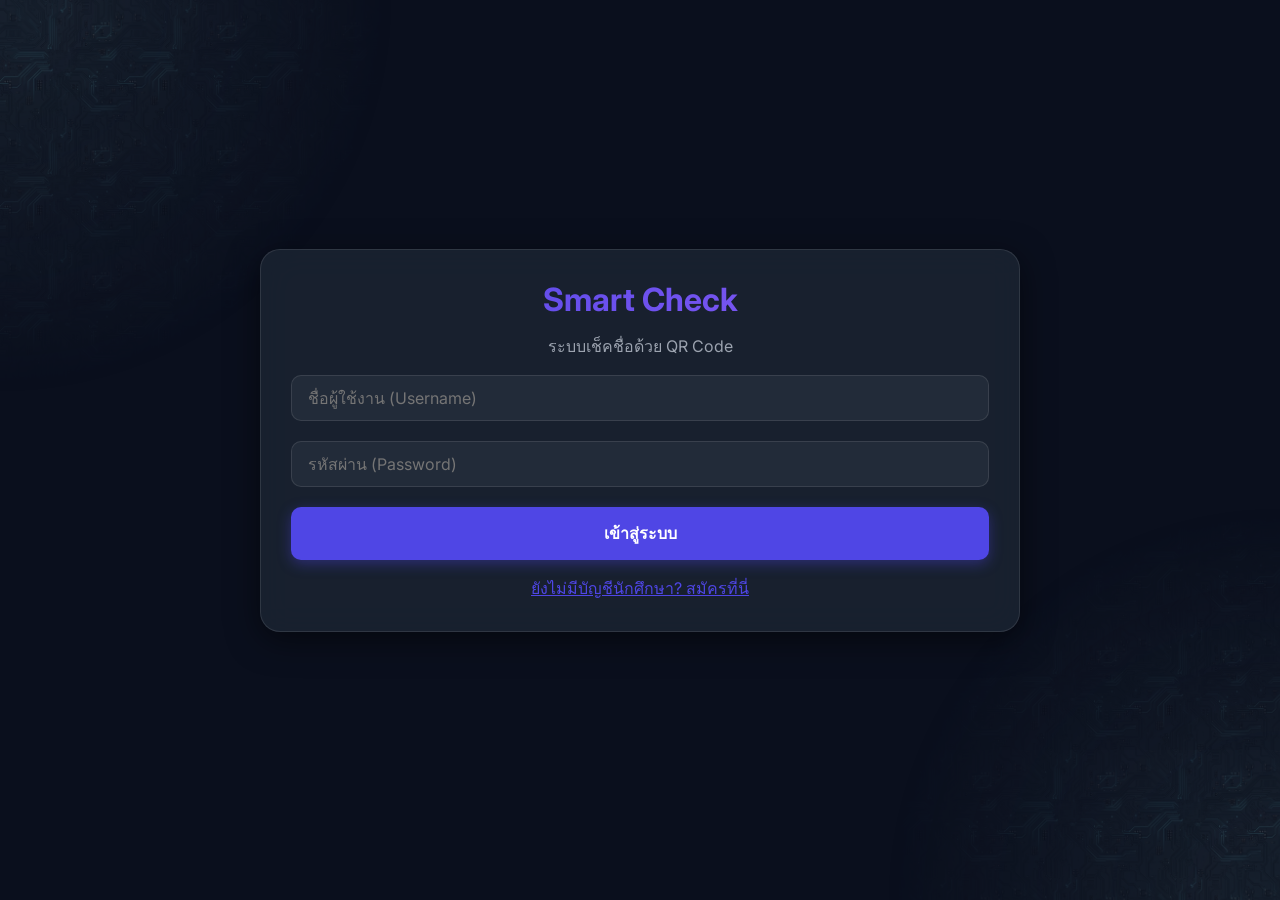
<file: login.html>
<!DOCTYPE html>
<html lang="th">
<head>
  <meta charset="UTF-8">
  <meta name="viewport" content="width=device-width, initial-scale=1.0, maximum-scale=1.0, user-scalable=no">
  <title>ระบบเช็คชื่อเข้าชั้นเรียน</title>
  <link href="https://fonts.googleapis.com/css2?family=Inter:wght@400;500;600;700&display=swap" rel="stylesheet">
  <link rel="stylesheet" href="assets/css/style.css">
</head>
<body>
  <div class="container" style="justify-content: center;">
    <div class="glass-card text-center">
      <h1>Smart Check</h1>
      <p class="mb-4" style="color: var(--text-muted)">ระบบเช็คชื่อด้วย QR Code</p>
      
      <div id="login-form">
        <form onsubmit="handleLogin(event)">
          <div class="form-group">
            <input type="text" id="l-username" placeholder="ชื่อผู้ใช้งาน (Username)" required>
          </div>
          <div class="form-group">
            <input type="password" id="l-password" placeholder="รหัสผ่าน (Password)" required>
          </div>
          <button type="submit" id="login-btn">เข้าสู่ระบบ</button>
        </form>
        <p class="mt-4"><a href="#" onclick="toggleForm()" style="color: var(--primary);">ยังไม่มีบัญชีนักศึกษา? สมัครที่นี่</a></p>
      </div>

      <div id="register-form" class="d-none">
        <form onsubmit="handleRegister(event)">
          <div class="form-group" style="margin-bottom: 15px;">
            <select id="r-role" onchange="toggleRole()" style="width: 100%; padding: 12px; border: 1px solid var(--border); border-radius: 8px; font-size: 1rem; outline: none; background: rgba(255, 255, 255, 0.9);">
              <option value="student">สมัครเป็นนักศึกษา</option>
              <option value="teacher">สมัครเป็นอาจารย์</option>
            </select>
          </div>
          <div class="form-group" style="display: flex; gap: 10px;">
            <input type="text" id="r-firstname" placeholder="ชื่อ" required style="flex: 1;">
            <input type="text" id="r-lastname" placeholder="นามสกุล" required style="flex: 1;">
          </div>
          <div class="form-group">
            <input type="text" id="r-username" placeholder="รหัสนักศึกษา (Username)" required>
          </div>
          <div class="form-group" style="display: flex; gap: 10px;" id="major-year-group">
            <input type="text" id="r-major" placeholder="สาขาวิชา" required style="flex: 2;">
            <input type="number" id="r-year" placeholder="ชั้นปี" required style="flex: 1;" min="1" max="8">
          </div>
          <div class="form-group d-none" id="secret-group">
            <input type="password" id="r-secret" placeholder="รหัสลับสำหรับอาจารย์ (Secret Code)">
          </div>
          <div class="form-group">
            <input type="password" id="r-password" placeholder="รหัสผ่าน (Password)" required>
          </div>
          <button type="submit" id="register-btn">สมัครสมาชิก</button>
        </form>
        <p class="mt-4"><a href="#" onclick="toggleForm()" style="color: var(--primary);">มีบัญชีอยู่แล้ว? เข้าสู่ระบบ</a></p>
      </div>
    </div>
  </div>

  <script src="assets/js/app.js"></script>
  <script>
    if (!checkLineBrowser()) {
      checkAuth();
    }

    function toggleForm() {
      document.getElementById('login-form').classList.toggle('d-none');
      document.getElementById('register-form').classList.toggle('d-none');
    }

    async function handleLogin(e) {
      e.preventDefault();
      const btn = document.getElementById('login-btn');
      btn.innerHTML = '<div class="loader"></div>';
      
      const res = await apiCall('auth.php', 'login', 'POST', {
        username: document.getElementById('l-username').value,
        password: document.getElementById('l-password').value
      });
      
      btn.innerHTML = 'เข้าสู่ระบบ';
      if (res.success) {
        const urlParams = new URLSearchParams(window.location.search);
        const redirect = urlParams.get('redirect');
        if (redirect) {
          window.location.href = decodeURIComponent(redirect);
        } else {
          if (res.data.role === 'superadmin') window.location.href = 'superadmin.html';
          else if (res.data.role === 'teacher') window.location.href = 'teacher.html';
          else window.location.href = 'student.html';
        }
      } else {
        showToast(res.message);
      }
    }

    async function handleRegister(e) {
      e.preventDefault();
      const btn = document.getElementById('register-btn');
      btn.innerHTML = '<div class="loader"></div>';
      
      const res = await apiCall('auth.php', 'register', 'POST', {
        role: document.getElementById('r-role').value,
        firstname: document.getElementById('r-firstname').value,
        lastname: document.getElementById('r-lastname').value,
        major: document.getElementById('r-major').value,
        year: document.getElementById('r-year').value,
        username: document.getElementById('r-username').value,
        password: document.getElementById('r-password').value,
        secret: document.getElementById('r-secret').value
      });
      
      btn.innerHTML = 'สมัครสมาชิก';
      if (res.success) {
        const urlParams = new URLSearchParams(window.location.search);
        const redirect = urlParams.get('redirect');
        if (redirect) {
          window.location.href = decodeURIComponent(redirect);
        } else {
          window.location.href = 'student.html';
        }
      } else {
        showToast(res.message);
      }
    }
  </script>
</body>
</html>
</file>
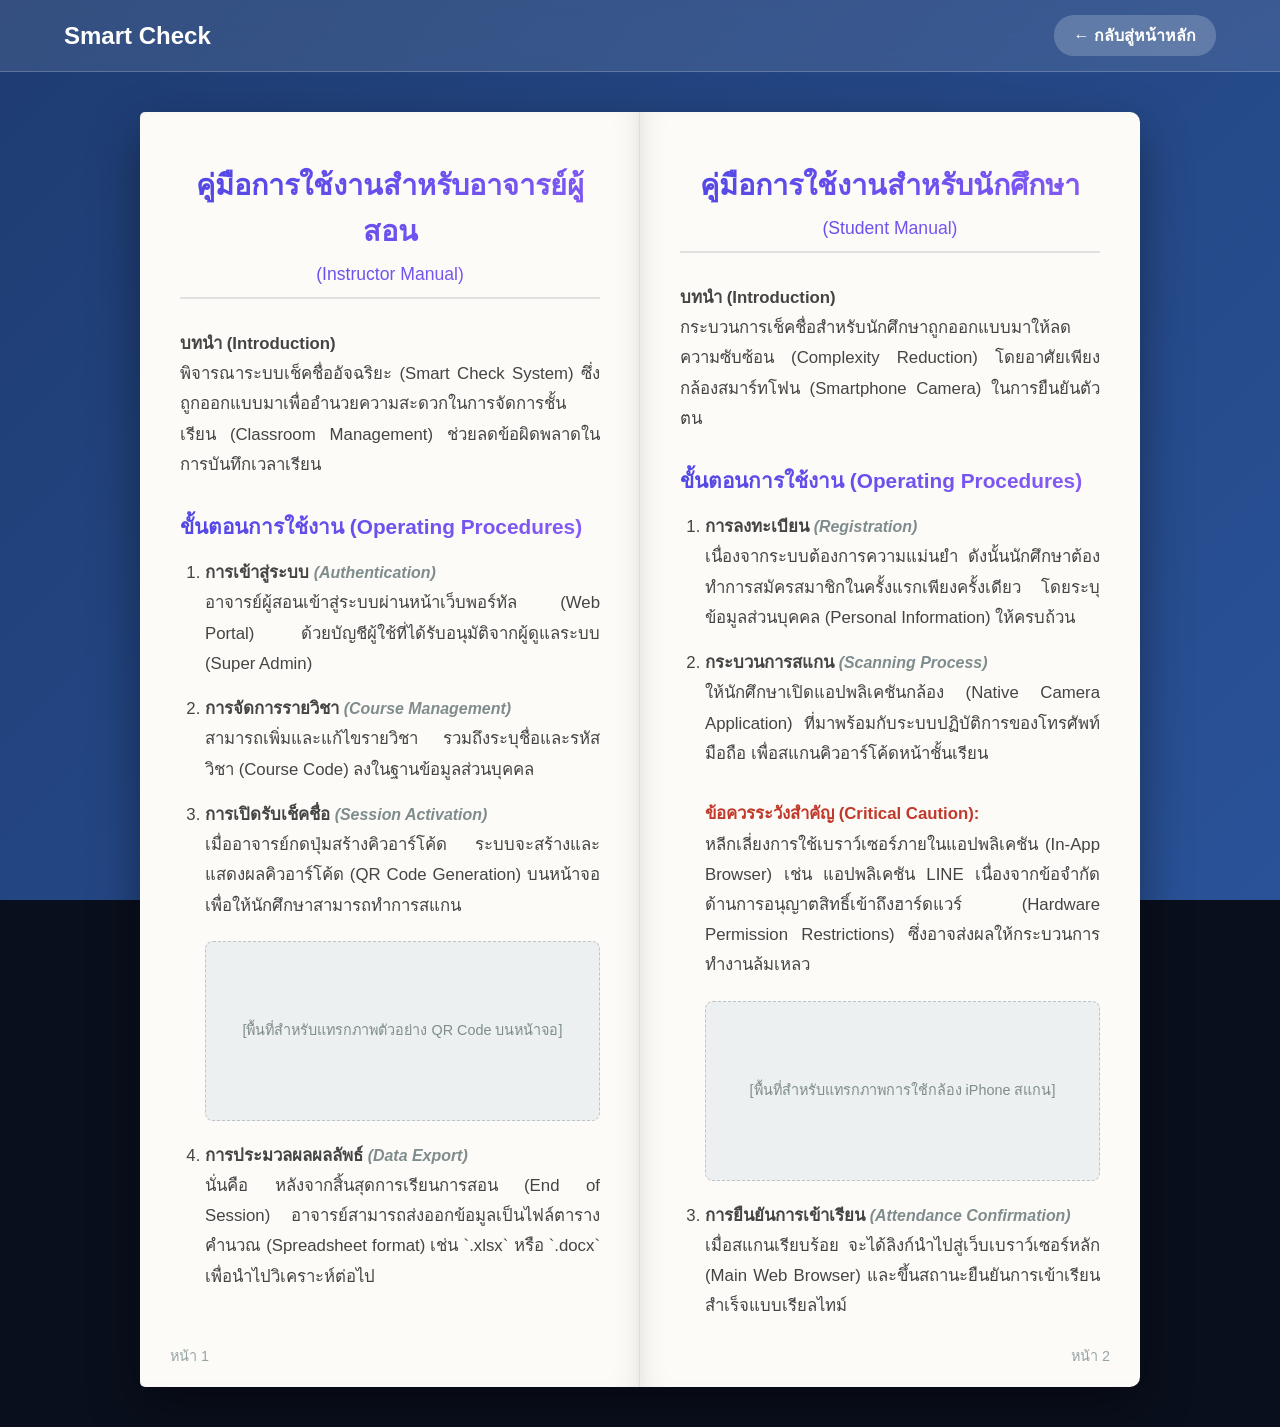
<file: manual.html>
<!DOCTYPE html>
<html lang="th">
<head>
  <meta charset="UTF-8">
  <meta name="viewport" content="width=device-width, initial-scale=1.0, maximum-scale=1.0, user-scalable=no">
  <title>คู่มือการใช้งาน (E-Pocket Book) - Smart Check</title>
  <link href="https://fonts.googleapis.com/css2?family=Sarabun:wght@400;500;600;700&display=swap" rel="stylesheet">
  <link rel="stylesheet" href="assets/css/style.css">
  <style>
    /* Pocket Book UI */
    body {
      background: linear-gradient(135deg, #1e3c72 0%, #2a5298 100%);
      background-attachment: fixed;
      font-family: 'Sarabun', sans-serif; /* Academic font style */
      margin: 0;
      padding: 0;
      min-height: 100vh;
      display: flex;
      flex-direction: column;
    }
    
    .navbar {
      background: rgba(255, 255, 255, 0.1);
      backdrop-filter: blur(15px);
      border-bottom: 1px solid rgba(255, 255, 255, 0.2);
      padding: 15px 5%;
      display: flex;
      justify-content: space-between;
      align-items: center;
    }
    .nav-brand {
      font-size: 1.5rem;
      font-weight: 700;
      color: white;
      text-decoration: none;
      font-family: 'Inter', sans-serif;
    }
    .btn-back {
      background: rgba(255,255,255,0.2);
      color: white;
      padding: 8px 20px;
      border-radius: 20px;
      text-decoration: none;
      font-weight: 600;
      transition: background 0.3s;
    }
    .btn-back:hover {
      background: rgba(255,255,255,0.4);
    }

    .book-container {
      flex: 1;
      display: flex;
      justify-content: center;
      align-items: center;
      padding: 40px 20px;
      perspective: 1500px;
    }

    .book {
      display: flex;
      width: 100%;
      max-width: 1000px;
      background: #fdfbf7;
      border-radius: 5px 15px 15px 5px;
      box-shadow: inset 0 0 40px rgba(0,0,0,0.05),
                  0 20px 50px rgba(0,0,0,0.4);
      position: relative;
    }
    
    /* Spine of the book */
    .book::before {
      content: '';
      position: absolute;
      top: 0; left: 50%; bottom: 0;
      width: 2px;
      background: linear-gradient(to right, rgba(0,0,0,0.1), rgba(0,0,0,0.05), rgba(255,255,255,0.5));
      transform: translateX(-50%);
      z-index: 10;
      box-shadow: 0 0 10px rgba(0,0,0,0.1);
    }

    .page {
      flex: 1;
      padding: 50px 40px;
      position: relative;
      background: #fdfbf7;
    }
    
    /* Left Page styling */
    .page.left {
      border-radius: 10px 0 0 10px;
      box-shadow: inset -20px 0 30px -20px rgba(0,0,0,0.1);
    }
    /* Right Page styling */
    .page.right {
      border-radius: 0 10px 10px 0;
      box-shadow: inset 20px 0 30px -20px rgba(0,0,0,0.1);
    }

    /* Typography */
    h1 {
      font-size: 1.8rem;
      color: #2c3e50;
      text-align: center;
      margin-bottom: 30px;
      font-weight: 700;
      border-bottom: 2px solid #e0e0e0;
      padding-bottom: 10px;
    }
    h2 {
      font-size: 1.3rem;
      color: #34495e;
      margin-top: 30px;
      margin-bottom: 15px;
      font-weight: 600;
    }
    p, li {
      font-size: 1.05rem;
      color: #444;
      line-height: 1.8;
      text-align: justify;
    }
    ol {
      padding-left: 25px;
    }
    li {
      margin-bottom: 15px;
    }
    
    .academic-term {
      color: #7f8c8d;
      font-style: italic;
      font-size: 0.95em;
    }

    .page-number {
      position: absolute;
      bottom: 20px;
      color: #95a5a6;
      font-size: 0.9rem;
    }
    .page.left .page-number { left: 30px; }
    .page.right .page-number { right: 30px; }

    .image-placeholder {
      width: 100%;
      height: 180px;
      background: #ecf0f1;
      border: 1px dashed #bdc3c7;
      display: flex;
      align-items: center;
      justify-content: center;
      color: #7f8c8d;
      margin: 20px 0;
      border-radius: 8px;
      font-size: 0.9rem;
    }

    @media (max-width: 800px) {
      .book {
        flex-direction: column;
        border-radius: 10px;
      }
      .book::before {
        display: none;
      }
      .page.left, .page.right {
        border-radius: 10px;
        box-shadow: none;
        padding: 30px 20px;
      }
      .page.left {
        border-bottom: 1px dashed #ccc;
      }
      .page-number {
        position: static;
        text-align: center;
        margin-top: 20px;
        display: block;
      }
    }
  </style>
</head>
<body>

  <!-- Navbar -->
  <nav class="navbar">
    <a href="index.html" class="nav-brand">Smart Check</a>
    <a href="index.html" class="btn-back">← กลับสู่หน้าหลัก</a>
  </nav>

  <!-- Pocket Book Container -->
  <div class="book-container">
    <div class="book">
      
      <!-- Left Page: Teacher Manual -->
      <div class="page left">
        <h1>คู่มือการใช้งานสำหรับอาจารย์ผู้สอน<br><span style="font-size: 1.1rem; color: #7f8c8d; font-weight: normal;">(Instructor Manual)</span></h1>
        
        <p>
          <strong>บทนำ (Introduction)</strong><br>
          พิจารณาระบบเช็คชื่ออัจฉริยะ (Smart Check System) ซึ่งถูกออกแบบมาเพื่ออำนวยความสะดวกในการจัดการชั้นเรียน (Classroom Management) ช่วยลดข้อผิดพลาดในการบันทึกเวลาเรียน
        </p>

        <h2>ขั้นตอนการใช้งาน (Operating Procedures)</h2>
        <ol>
          <li>
            <strong>การเข้าสู่ระบบ <span class="academic-term">(Authentication)</span></strong><br>
            อาจารย์ผู้สอนเข้าสู่ระบบผ่านหน้าเว็บพอร์ทัล (Web Portal) ด้วยบัญชีผู้ใช้ที่ได้รับอนุมัติจากผู้ดูแลระบบ (Super Admin)
          </li>
          <li>
            <strong>การจัดการรายวิชา <span class="academic-term">(Course Management)</span></strong><br>
            สามารถเพิ่มและแก้ไขรายวิชา รวมถึงระบุชื่อและรหัสวิชา (Course Code) ลงในฐานข้อมูลส่วนบุคคล 
          </li>
          <li>
            <strong>การเปิดรับเช็คชื่อ <span class="academic-term">(Session Activation)</span></strong><br>
            เมื่ออาจารย์กดปุ่มสร้างคิวอาร์โค้ด ระบบจะสร้างและแสดงผลคิวอาร์โค้ด (QR Code Generation) บนหน้าจอ เพื่อให้นักศึกษาสามารถทำการสแกน
            <div class="image-placeholder">
              [พื้นที่สำหรับแทรกภาพตัวอย่าง QR Code บนหน้าจอ]
            </div>
          </li>
          <li>
            <strong>การประมวลผลผลลัพธ์ <span class="academic-term">(Data Export)</span></strong><br>
            นั่นคือ หลังจากสิ้นสุดการเรียนการสอน (End of Session) อาจารย์สามารถส่งออกข้อมูลเป็นไฟล์ตารางคำนวณ (Spreadsheet format) เช่น `.xlsx` หรือ `.docx` เพื่อนำไปวิเคราะห์ต่อไป
          </li>
        </ol>

        <span class="page-number">หน้า 1</span>
      </div>

      <!-- Right Page: Student Manual -->
      <div class="page right">
        <h1>คู่มือการใช้งานสำหรับนักศึกษา<br><span style="font-size: 1.1rem; color: #7f8c8d; font-weight: normal;">(Student Manual)</span></h1>
        
        <p>
          <strong>บทนำ (Introduction)</strong><br>
          กระบวนการเช็คชื่อสำหรับนักศึกษาถูกออกแบบมาให้ลดความซับซ้อน (Complexity Reduction) โดยอาศัยเพียงกล้องสมาร์ทโฟน (Smartphone Camera) ในการยืนยันตัวตน
        </p>

        <h2>ขั้นตอนการใช้งาน (Operating Procedures)</h2>
        <ol>
          <li>
            <strong>การลงทะเบียน <span class="academic-term">(Registration)</span></strong><br>
            เนื่องจากระบบต้องการความแม่นยำ ดังนั้นนักศึกษาต้องทำการสมัครสมาชิกในครั้งแรกเพียงครั้งเดียว โดยระบุข้อมูลส่วนบุคคล (Personal Information) ให้ครบถ้วน
          </li>
          <li>
            <strong>กระบวนการสแกน <span class="academic-term">(Scanning Process)</span></strong><br>
            ให้นักศึกษาเปิดแอปพลิเคชันกล้อง (Native Camera Application) ที่มาพร้อมกับระบบปฏิบัติการของโทรศัพท์มือถือ เพื่อสแกนคิวอาร์โค้ดหน้าชั้นเรียน
            <br><br>
            <strong style="color: #c0392b;">ข้อควรระวังสำคัญ (Critical Caution):</strong><br>
            หลีกเลี่ยงการใช้เบราว์เซอร์ภายในแอปพลิเคชัน (In-App Browser) เช่น แอปพลิเคชัน LINE เนื่องจากข้อจำกัดด้านการอนุญาตสิทธิ์เข้าถึงฮาร์ดแวร์ (Hardware Permission Restrictions) ซึ่งอาจส่งผลให้กระบวนการทำงานล้มเหลว
            <div class="image-placeholder">
              [พื้นที่สำหรับแทรกภาพการใช้กล้อง iPhone สแกน]
            </div>
          </li>
          <li>
            <strong>การยืนยันการเข้าเรียน <span class="academic-term">(Attendance Confirmation)</span></strong><br>
            เมื่อสแกนเรียบร้อย จะได้ลิงก์นำไปสู่เว็บเบราว์เซอร์หลัก (Main Web Browser) และขึ้นสถานะยืนยันการเข้าเรียนสำเร็จแบบเรียลไทม์
          </li>
        </ol>

        <span class="page-number">หน้า 2</span>
      </div>

    </div>
  </div>

  <!-- Sci-Fi Mobile Bottom Navigation -->
  <nav class="mobile-bottom-nav">
    <a href="index.html" class="nav-item">
      <svg viewBox="0 0 24 24"><path d="M10 20v-6h4v6h5v-8h3L12 3 2 12h3v8z"/></svg>
      <span>หน้าแรก</span>
    </a>
    <a href="login.html" class="nav-item center-action">
      <div class="action-btn">
        <svg width="24" height="24" viewBox="0 0 24 24" fill="white"><path d="M12 2C6.48 2 2 6.48 2 12s4.48 10 10 10 10-4.48 10-10S17.52 2 12 2zm0 3c1.66 0 3 1.34 3 3s-1.34 3-3 3-3-1.34-3-3 1.34-3 3-3zm0 14.2c-2.5 0-4.71-1.28-6-3.22.03-1.99 4-3.08 6-3.08 1.99 0 5.97 1.09 6 3.08-1.29 1.94-3.5 3.22-6 3.22z"/></svg>
      </div>
    </a>
    <a href="#" class="nav-item active" onclick="window.scrollTo(0,0); return false;">
      <svg viewBox="0 0 24 24"><path d="M4 11h5V5H4v6zm0 7h5v-6H4v6zm6 0h5v-6h-5v6zm6 0h5v-6h-5v6zm-6-7h5V5h-5v6zm6-6v6h5V5h-5z"/></svg>
      <span>บนสุด</span>
    </a>
  </nav>

</body>
</html>
</file>
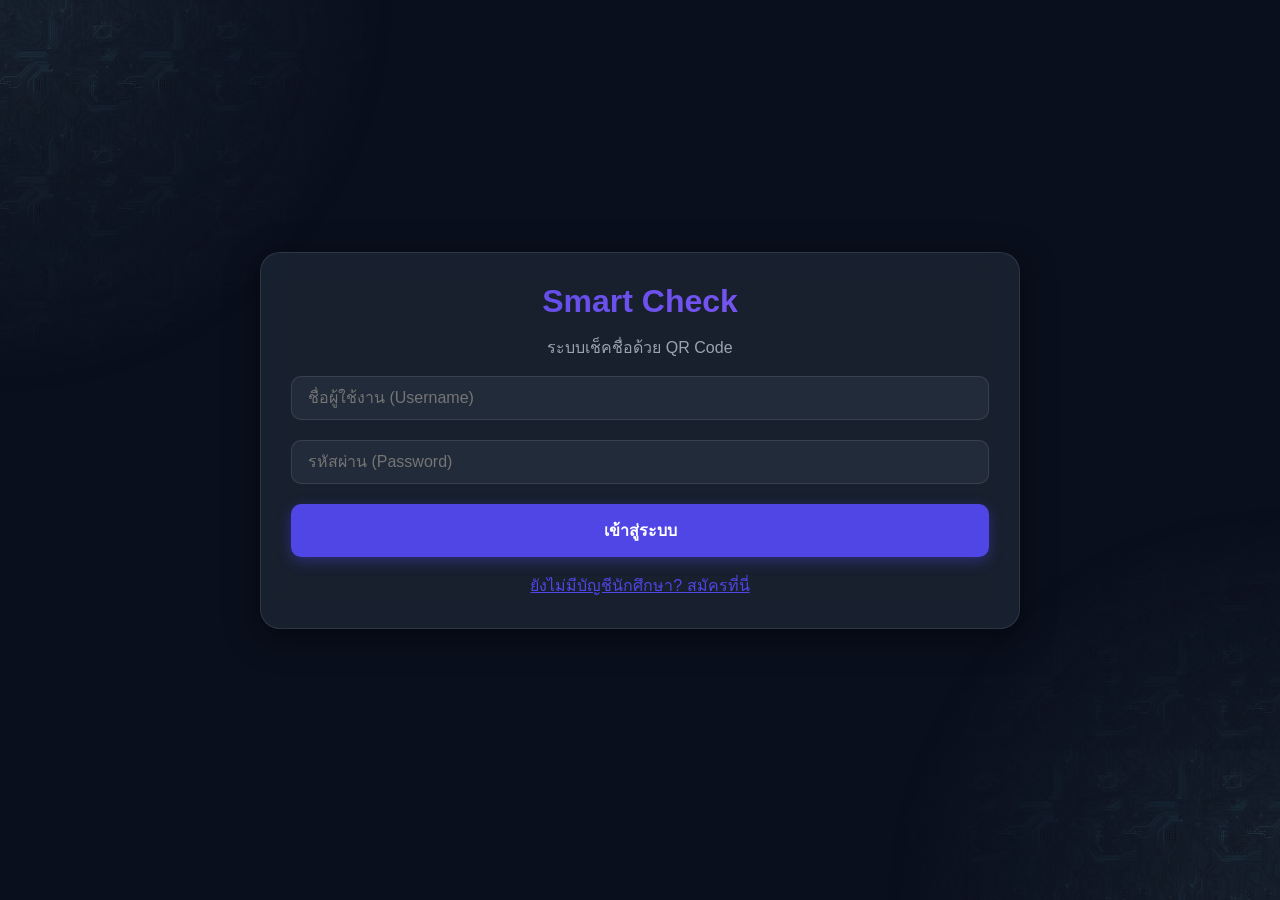
<file: scan.html>
<!DOCTYPE html>
<html lang="th">
<head>
  <meta charset="UTF-8">
  <meta name="viewport" content="width=device-width, initial-scale=1.0, maximum-scale=1.0, user-scalable=no">
  <title>บันทึกการเข้าเรียน</title>
  <link href="https://fonts.googleapis.com/css2?family=Inter:wght@400;500;600;700&display=swap" rel="stylesheet">
  <link rel="stylesheet" href="assets/css/style.css">
</head>
<body>
  <div class="container" style="justify-content: center; align-items: center; min-height: 100vh;">
    <div class="glass-card text-center" style="width: 100%; max-width: 400px;">
      <h2 id="status-title">กำลังตรวจสอบ...</h2>
      <p id="status-message" class="mb-4 text-muted">โปรดรอสักครู่ ระบบกำลังบันทึกเวลาเรียน</p>
      <div id="loader-container" class="mb-4">
         <div class="loader" style="border-top-color: var(--primary); width: 40px; height: 40px;"></div>
      </div>
      <button id="dashboard-btn" class="d-none" onclick="window.location.href='student.html'">ไปยังหน้าแดชบอร์ด</button>
    </div>
  </div>

  <script src="assets/js/app.js"></script>
  <script>
    async function processScan() {
      if (checkLineBrowser()) return; // Stop if it's LINE browser
      
      // checkAuth will auto redirect to login with ?redirect=... if not logged in
      const user = await checkAuth(true); 
      if (!user) return; // Not logged in, redirecting

      if (user.role === 'teacher') {
         document.getElementById('status-title').innerText = 'เข้าสู่ระบบในฐานะอาจารย์';
         document.getElementById('status-message').innerText = 'บัญชีอาจารย์ไม่สามารถเช็คชื่อเข้าชั้นเรียนได้';
         document.getElementById('loader-container').classList.add('d-none');
         document.getElementById('dashboard-btn').innerText = 'กลับไปหน้าอาจารย์';
         document.getElementById('dashboard-btn').onclick = () => window.location.href='teacher.html';
         document.getElementById('dashboard-btn').classList.remove('d-none');
         return;
      }

      const urlParams = new URLSearchParams(window.location.search);
      const classId = urlParams.get('class_id');
      const sessionToken = urlParams.get('session');

      if (!classId || !sessionToken) {
         document.getElementById('status-title').innerText = 'ข้อมูลไม่ถูกต้อง';
         document.getElementById('status-message').innerText = 'QR Code นี้ไม่สมบูรณ์ หรือหมดอายุ';
         document.getElementById('loader-container').classList.add('d-none');
         document.getElementById('dashboard-btn').classList.remove('d-none');
         return;
      }

      // Record attendance
      const res = await apiCall('attendance.php', 'mark', 'POST', {
         class_id: classId,
         session_token: sessionToken
      });

      document.getElementById('loader-container').classList.add('d-none');
      document.getElementById('dashboard-btn').classList.remove('d-none');

      if (res.success) {
         document.getElementById('status-title').innerText = 'บันทึกสำเร็จ!';
         document.getElementById('status-message').innerText = 'ระบบได้บันทึกเวลาเรียนของคุณเรียบร้อยแล้ว';
         document.getElementById('status-title').style.color = 'var(--success)';
      } else {
         document.getElementById('status-title').innerText = 'เกิดข้อผิดพลาด';
         document.getElementById('status-message').innerText = res.message;
         if (res.message.includes('already marked')) {
             document.getElementById('status-title').innerText = 'เช็คชื่อไปแล้ว';
             document.getElementById('status-title').style.color = 'var(--success)';
         } else {
             document.getElementById('status-title').style.color = 'var(--danger)';
         }
      }
    }

    processScan();
  </script>
</body>
</html>
</file>
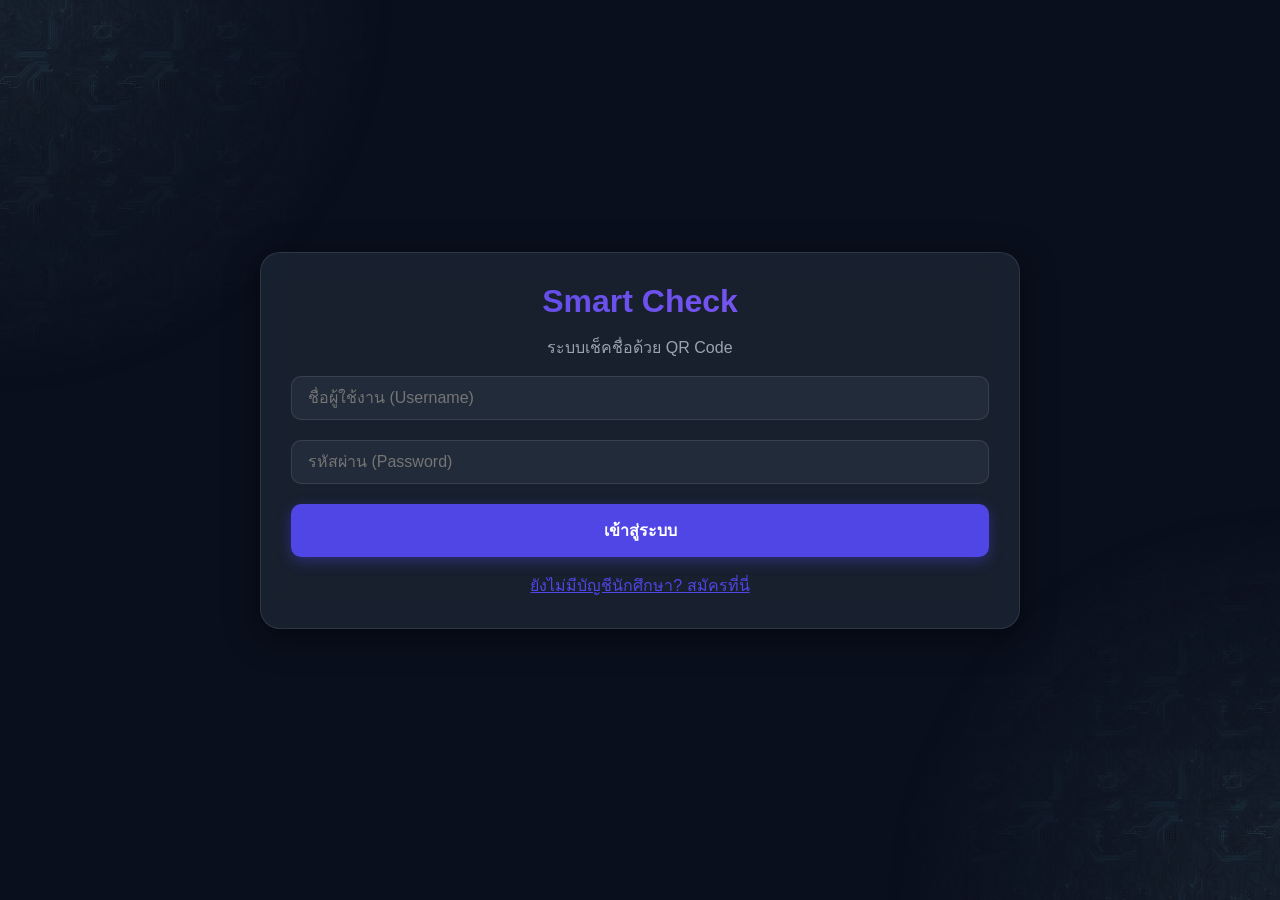
<file: superadmin.html>
<!DOCTYPE html>
<html lang="th">
<head>
  <meta charset="UTF-8">
  <meta name="viewport" content="width=device-width, initial-scale=1.0, maximum-scale=1.0, user-scalable=no">
  <title>Super Admin Dashboard</title>
  <link href="https://fonts.googleapis.com/css2?family=Inter:wght@400;500;600;700&display=swap" rel="stylesheet">
  <link rel="stylesheet" href="assets/css/style.css">
  <!-- SheetJS for Excel Export -->
  <script src="https://cdn.sheetjs.com/xlsx-latest/package/dist/xlsx.full.min.js"></script>
</head>
<body>
  <div class="container" style="max-width: 1000px;">
    <div class="header">
      <h2>Super Admin</h2>
      <button class="btn-secondary" style="width: auto; padding: 8px 16px;" onclick="logout()">ออกจากระบบ</button>
    </div>

    <!-- Tab navigation -->
    <div style="display: flex; gap: 10px; margin-bottom: 20px;">
      <button onclick="showTab('users')" id="tab-users" style="flex: 1;">จัดการผู้ใช้งาน</button>
      <button onclick="showTab('classes')" id="tab-classes" style="flex: 1;" class="btn-secondary">ภาพรวมรายวิชา</button>
    </div>

    <!-- Users Management -->
    <div id="view-users" class="glass-card">
      <div style="display: flex; justify-content: space-between; align-items: center; margin-bottom: 20px;">
        <h3 style="margin: 0;">จัดการผู้ใช้งานระบบ</h3>
        <button onclick="openUserForm()" style="width: auto; padding: 8px 16px;">+ เพิ่มผู้ใช้งานใหม่</button>
      </div>
      
      <div id="edit-user-form" class="glass-card mb-4 d-none" style="background: rgba(255,255,255,0.05); border: 1px solid var(--primary);">
        <h4 id="user-form-title">เพิ่มผู้ใช้งานใหม่</h4>
        <form onsubmit="handleUserForm(event)">
          <input type="hidden" id="u-id">
          <div class="form-group" style="display:flex; gap:10px; margin-bottom:10px;">
            <input type="text" id="u-username" placeholder="Username (เช่น 66123456)" required style="flex:1">
            <input type="text" id="u-password" placeholder="Password (ปล่อยว่างถ้าไม่เปลี่ยน)" style="flex:1">
            <select id="u-role" style="flex:1; padding:12px; border-radius:8px; border:1px solid #ccc; background:#fff; color:#333;">
              <option value="student">นักศึกษา</option>
              <option value="teacher">อาจารย์</option>
              <option value="superadmin">Super Admin</option>
            </select>
          </div>
          <div class="form-group" style="display:flex; gap:10px; margin-bottom:10px;">
            <input type="text" id="u-firstname" placeholder="ชื่อจริง / ชื่ออาจารย์" required style="flex:1">
            <input type="text" id="u-lastname" placeholder="นามสกุล (ถ้ามี)" style="flex:1">
          </div>
          <div class="form-group" style="display:flex; gap:10px; margin-bottom:10px;">
            <input type="text" id="u-major" placeholder="สาขาวิชา (เช่น ฟิสิกส์)" style="flex:1">
            <input type="text" id="u-year" placeholder="ชั้นปี (เช่น 1)" style="flex:1">
          </div>
          <div style="display: flex; gap: 10px;">
            <button type="submit" style="width:auto; flex:1;">บันทึกข้อมูล</button>
            <button type="button" class="btn-secondary" style="width:auto;" onclick="closeUserForm()">ยกเลิก</button>
          </div>
        </form>
      </div>

      <button onclick="loadUsers()" class="btn-secondary mb-4">รีเฟรชข้อมูล</button>
      <div id="users-list" class="table-responsive">
        <!-- Users loaded here -->
      </div>
    </div>

    <!-- Classes Overview -->
    <div id="view-classes" class="glass-card d-none">
      <h3>ภาพรวมรายวิชาทั้งหมด</h3>
      <button onclick="loadClasses()" class="btn-secondary mb-4">รีเฟรชข้อมูล</button>
      <div id="class-list" class="list-group">
        <!-- Classes loaded here -->
      </div>
    </div>

    <!-- Class Detail (Edit & Matrix) -->
    <div id="view-class-detail" class="glass-card d-none">
      <div style="display: flex; justify-content: space-between; align-items: center; margin-bottom: 20px;">
        <h3 id="detail-title" style="margin:0;">รายละเอียดวิชา</h3>
        <button class="btn-secondary" style="width: auto;" onclick="closeClass()">&larr; กลับ</button>
      </div>
      
      <form onsubmit="handleEditClass(event)" class="mb-4">
        <div class="form-group" style="display: flex; gap: 10px;">
          <input type="text" id="edit-c-code" placeholder="รหัสวิชา" required style="flex: 1;">
          <input type="text" id="edit-c-name" placeholder="ชื่อวิชา" required style="flex: 2;">
        </div>
        <div style="display: flex; gap: 10px;">
          <button type="submit" style="width: auto; flex: 1;">บันทึกการแก้ไข</button>
          <button type="button" class="btn-danger" style="width: auto;" onclick="deleteClass()">ลบรายวิชานี้</button>
        </div>
      </form>
      
      <div style="display: flex; justify-content: space-between; align-items: center; margin-bottom: 20px;">
        <h4 style="margin: 0;">ประวัติการเข้าเรียน (15 สัปดาห์)</h4>
        <div style="display: flex; gap: 10px;">
          <button onclick="loadAttendance()" class="btn-secondary" style="width: auto; padding: 6px 12px; font-size: 0.9rem;">รีเฟรชข้อมูล</button>
          <button onclick="exportToExcel()" class="btn-secondary" style="width: auto; padding: 6px 12px; font-size: 0.9rem; background: #10B981; color: white; border-color: #10B981;">📥 Excel</button>
          <button onclick="exportToWord()" class="btn-secondary" style="width: auto; padding: 6px 12px; font-size: 0.9rem; background: #3B82F6; color: white; border-color: #3B82F6;">📥 Word</button>
        </div>
      </div>
      <div id="attendance-list" class="table-responsive">
        <!-- Matrix loaded here -->
      </div>
    </div>

  </div>

  <!-- Sci-Fi Mobile Bottom Navigation for Super Admin -->
  <nav class="mobile-bottom-nav">
    <a href="#" class="nav-item active" onclick="showTab('users'); return false;">
      <svg viewBox="0 0 24 24"><path d="M16 11c1.66 0 2.99-1.34 2.99-3S17.66 5 16 5c-1.66 0-3 1.34-3 3s1.34 3 3 3zm-8 0c1.66 0 2.99-1.34 2.99-3S9.66 5 8 5C6.34 5 5 6.34 5 8s1.34 3 3 3zm0 2c-2.33 0-7 1.17-7 3.5V19h14v-2.5c0-2.33-4.67-3.5-7-3.5zm8 0c-.29 0-.62.02-.97.05 1.16.84 1.97 1.97 1.97 3.45V19h6v-2.5c0-2.33-4.67-3.5-7-3.5z"/></svg>
      <span>ผู้ใช้</span>
    </a>
    <a href="#" class="nav-item center-action" onclick="showTab('classes'); return false;">
      <div class="action-btn">
        <svg viewBox="0 0 24 24" fill="white" width="28" height="28"><path d="M4 14h4v-4H4v4zm0 5h4v-4H4v4zM4 9h4V5H4v4zm5 5h12v-4H9v4zm0 5h12v-4H9v4zM9 5v4h12V5H9z"/></svg>
      </div>
    </a>
    <a href="#" class="nav-item" onclick="logout(); return false;">
      <svg viewBox="0 0 24 24"><path d="M17 7l-1.41 1.41L18.17 11H8v2h10.17l-2.58 2.58L17 17l5-5zM4 5h8V3H4c-1.1 0-2 .9-2 2v14c0 1.1.9 2 2 2h8v-2H4V5z"/></svg>
      <span>ออกระบบ</span>
    </a>
  </nav>

  <script src="assets/js/app.js"></script>
  <script>
    let currentUser = null;

    async function init() {
      currentUser = await checkAuth();
      if (currentUser && currentUser.role === 'superadmin') {
        loadUsers();
      }
    }

    function showTab(tab) {
      document.getElementById('view-class-detail').classList.add('d-none');
      if (tab === 'users') {
        document.getElementById('view-users').classList.remove('d-none');
        document.getElementById('view-classes').classList.add('d-none');
        document.getElementById('tab-users').className = '';
        document.getElementById('tab-classes').className = 'btn-secondary';
        loadUsers();
      } else {
        document.getElementById('view-users').classList.add('d-none');
        document.getElementById('view-classes').classList.remove('d-none');
        document.getElementById('tab-users').className = 'btn-secondary';
        document.getElementById('tab-classes').className = '';
        loadClasses();
      }
    }

    async function loadUsers() {
      const res = await apiCall('users.php', 'list');
      if (res.success) {
        const list = document.getElementById('users-list');
        if (res.data.length === 0) {
            list.innerHTML = '<p>ไม่มีข้อมูลผู้ใช้งาน</p>';
            return;
        }
        
        let html = `
          <table class="table">
            <thead>
              <tr>
                <th>ระดับสิทธิ์</th>
                <th>Username</th>
                <th>ชื่อ-สกุล</th>
                <th>สาขา / ปี</th>
                <th>จัดการ</th>
              </tr>
            </thead>
            <tbody>
        `;
        
        res.data.forEach(u => {
            const roleBadge = u.role === 'superadmin' ? '<span style="color:red; font-weight:bold;">Super Admin</span>' :
                              u.role === 'teacher' ? '<span style="color:var(--primary); font-weight:bold;">อาจารย์</span>' : 'นักศึกษา';
            const dispName = u.name ? u.name : `${u.firstname || ''} ${u.lastname || ''}`;
            html += `
              <tr>
                <td>${roleBadge}</td>
                <td>${u.username}</td>
                <td>${dispName}</td>
                <td>${u.major || '-'} / ${u.year || '-'}</td>
                <td>
                  <button class="btn-secondary" style="padding: 4px 8px; font-size: 0.8rem; width: auto;" onclick='editUser(${JSON.stringify(u)})'>แก้ไข</button>
                  ${u.role !== 'superadmin' ? `
                    <button class="btn-secondary" style="padding: 4px 8px; font-size: 0.8rem; width: auto;" onclick="resetPassword('${u.id}')">เปลี่ยนรหัสผ่าน</button>
                    <button class="btn-danger" style="padding: 4px 8px; font-size: 0.8rem; width: auto;" onclick="deleteUser('${u.id}')">ลบ</button>
                  ` : ''}
                </td>
              </tr>
            `;
        });
        
        html += `</tbody></table>`;
        list.innerHTML = html;
      }
    }

    async function loadClasses() {
      const res = await apiCall('classes.php', 'list');
      if (res.success) {
        const list = document.getElementById('class-list');
        list.innerHTML = res.data.map(c => `
          <div class="list-item" style="cursor: pointer;" onclick="openClass('${c.id}', '${c.code || ''}', '${c.name}')">
            <div>
              <strong>[${c.code || '-'}] ${c.name}</strong>
              <div style="color: var(--text-muted); font-size:0.8rem">รหัสคลาส: ${c.id} | สร้างเมื่อ: ${c.created_at}</div>
            </div>
            <button class="btn-secondary" style="width: auto; padding: 4px 12px;">จัดการ &rarr;</button>
          </div>
        `).join('') || '<p style="color: var(--text-muted)">ยังไม่มีรายวิชาในระบบ</p>';
      }
    }

    let currentClassId = null;

    function openClass(id, code, name) {
        currentClassId = id;
        document.getElementById('view-classes').classList.add('d-none');
        document.getElementById('view-class-detail').classList.remove('d-none');
        document.getElementById('edit-c-code').value = code !== '-' && code !== 'null' ? code : '';
        document.getElementById('edit-c-name').value = name;
        document.getElementById('detail-title').innerText = `รายละเอียดวิชา: [${code || '-'}] ${name}`;
        loadAttendance();
    }

    function closeClass() {
        currentClassId = null;
        document.getElementById('view-classes').classList.remove('d-none');
        document.getElementById('view-class-detail').classList.add('d-none');
        loadClasses();
    }

    async function handleEditClass(e) {
      e.preventDefault();
      const res = await apiCall('classes.php', 'edit', 'POST', {
        id: currentClassId,
        code: document.getElementById('edit-c-code').value,
        name: document.getElementById('edit-c-name').value
      });
      alert(res.message);
      if (res.success) {
        document.getElementById('detail-title').innerText = `รายละเอียดวิชา: [${document.getElementById('edit-c-code').value}] ${document.getElementById('edit-c-name').value}`;
      }
    }

    async function deleteClass() {
      if (!confirm("คุณแน่ใจหรือไม่ที่จะลบวิชานี้? ประวัติการเช็คชื่อทั้งหมดจะถูกลบทิ้งถาวร!")) return;
      const res = await apiCall('classes.php', 'delete', 'POST', { id: currentClassId });
      alert(res.message);
      if (res.success) closeClass();
    }

    async function loadAttendance() {
      if (!currentClassId) return;
      const res = await apiCall('attendance.php', 'report&class_id=' + currentClassId);
      if (res.success) {
        const list = document.getElementById('attendance-list');
        if (res.data.length === 0) {
            list.innerHTML = '<p style="color: var(--text-muted)">ยังไม่มีประวัติการเข้าเรียนในวิชานี้</p>';
            return;
        }
        
        const sessions = [];
        res.data.forEach(a => {
            if (!sessions.find(s => s.token === a.session_token)) {
                sessions.push({ token: a.session_token, time: new Date(a.timestamp).getTime() });
            }
        });
        sessions.sort((a, b) => a.time - b.time);
        
        const maxWeeks = 15;
        const students = {};
        res.data.forEach(a => {
            if (!students[a.student_id]) {
                students[a.student_id] = {
                    code: a.student_code,
                    firstname: a.firstname,
                    lastname: a.lastname,
                    major: a.major,
                    year: a.year,
                    attended: {},
                    total: 0
                };
            }
            students[a.student_id].attended[a.session_token] = a.timestamp;
            students[a.student_id].total++;
        });
        
        let html = `
          <table class="table">
            <thead>
              <tr>
                <th class="sticky-col">รหัสนักศึกษา</th>
                <th class="sticky-col2">ชื่อ-สกุล</th>
                <th>สาขา</th>
                <th>ปี</th>
        `;
        
        for (let i = 0; i < maxWeeks; i++) {
            let label = (i < sessions.length) 
                        ? `W${i+1}` 
                        : `W${i+1}`;
            html += `<th>${label}</th>`;
        }
        
        html += `
                <th>รวม</th>
              </tr>
            </thead>
            <tbody>
        `;
        
        Object.values(students).forEach(st => {
            html += `
              <tr>
                <td class="sticky-col">${st.code || '-'}</td>
                <td class="sticky-col2">${st.firstname || '-'} ${st.lastname || '-'}</td>
                <td>${st.major || '-'}</td>
                <td>${st.year || '-'}</td>
            `;
            for (let i = 0; i < maxWeeks; i++) {
                if (i < sessions.length) {
                    const timeScanned = st.attended[sessions[i].token];
                    if (timeScanned) {
                        const timeOnly = timeScanned.split(' ')[1] || timeScanned;
                        html += `<td style="color:var(--success); text-align:center;">✅<br><span style="font-size:0.7rem; color:var(--text-muted)">${timeOnly}</span></td>`;
                    } else {
                        html += `<td style="color:var(--danger); text-align:center;">❌</td>`;
                    }
                } else {
                    html += `<td style="color:var(--text-muted); text-align:center;">-</td>`;
                }
            }
            html += `
                <td style="text-align:center;"><strong>${st.total}</strong>/${sessions.length}</td>
              </tr>
            `;
        });
        
        html += `
            </tbody>
          </table>
        `;
        list.innerHTML = html;
        list.querySelector('table').id = 'export-table';
      }
    }

    function exportToExcel() {
      const table = document.getElementById('export-table');
      if (!table) {
          alert('ไม่พบข้อมูลตาราง'); return;
      }
      const wb = XLSX.utils.table_to_book(table, {sheet: "Attendance"});
      XLSX.writeFile(wb, document.getElementById('detail-title').innerText.replace('รายละเอียดวิชา: ', '') + ".xlsx");
    }

    function exportToWord() {
      const table = document.getElementById('export-table');
      if (!table) {
          alert('ไม่พบข้อมูลตาราง'); return;
      }
      
      const header = "<html xmlns:o='urn:schemas-microsoft-com:office:office' xmlns:w='urn:schemas-microsoft-com:office:word' xmlns='http://www.w3.org/TR/REC-html40'><head><meta charset='utf-8'><title>Export HTML To Doc</title></head><body>";
      const footer = "</body></html>";
      
      const title = document.getElementById('detail-title').innerText.replace('รายละเอียดวิชา: ', '');
      const sourceHTML = header + `<h2 style="font-family: sans-serif;">${title}</h2>` + "<table border='1' style='border-collapse: collapse; width: 100%; font-family: sans-serif;'>" + table.innerHTML + "</table>" + footer;
      
      const source = 'data:application/vnd.ms-word;charset=utf-8,' + encodeURIComponent(sourceHTML);
      const fileDownload = document.createElement("a");
      document.body.appendChild(fileDownload);
      fileDownload.href = source;
      fileDownload.download = title + '.doc';
      fileDownload.click();
      document.body.removeChild(fileDownload);
    }

    async function resetPassword(id) {
      const newPwd = prompt("กรุณาระบุรหัสผ่านใหม่สำหรับผู้ใช้นี้:");
      if (!newPwd) return;
      
      const res = await apiCall('users.php', 'reset_password', 'POST', { user_id: id, new_password: newPwd });
      alert(res.message);
    }

    async function deleteUser(id) {
      if (!confirm("คุณแน่ใจหรือไม่ที่จะลบผู้ใช้นี้? การกระทำนี้ไม่สามารถย้อนกลับได้")) return;
      
      const res = await apiCall('users.php', 'delete', 'POST', { user_id: id });
      alert(res.message);
      if (res.success) loadUsers();
    }

    function openUserForm() {
      document.getElementById('edit-user-form').classList.remove('d-none');
      document.getElementById('user-form-title').innerText = "เพิ่มผู้ใช้งานใหม่";
      document.getElementById('u-id').value = '';
      document.getElementById('u-username').value = '';
      document.getElementById('u-password').value = '';
      document.getElementById('u-role').value = 'student';
      document.getElementById('u-firstname').value = '';
      document.getElementById('u-lastname').value = '';
      document.getElementById('u-major').value = '';
      document.getElementById('u-year').value = '';
      document.getElementById('u-password').required = true;
    }

    function closeUserForm() {
      document.getElementById('edit-user-form').classList.add('d-none');
    }

    function editUser(u) {
      document.getElementById('edit-user-form').classList.remove('d-none');
      document.getElementById('user-form-title').innerText = "แก้ไขข้อมูลผู้ใช้งาน";
      document.getElementById('u-id').value = u.id;
      document.getElementById('u-username').value = u.username;
      document.getElementById('u-password').value = '';
      document.getElementById('u-password').required = false;
      document.getElementById('u-role').value = u.role;
      document.getElementById('u-firstname').value = u.firstname || u.name || '';
      document.getElementById('u-lastname').value = u.lastname || '';
      document.getElementById('u-major').value = u.major || '';
      document.getElementById('u-year').value = u.year || '';
    }

    async function handleUserForm(e) {
      e.preventDefault();
      const id = document.getElementById('u-id').value;
      const data = {
        username: document.getElementById('u-username').value,
        role: document.getElementById('u-role').value,
        firstname: document.getElementById('u-firstname').value,
        lastname: document.getElementById('u-lastname').value,
        major: document.getElementById('u-major').value,
        year: document.getElementById('u-year').value,
        name: document.getElementById('u-firstname').value + " " + document.getElementById('u-lastname').value
      };
      
      const pwd = document.getElementById('u-password').value;
      if (pwd) data.password = pwd;
      
      if (id) {
        data.id = id;
        const res = await apiCall('users.php', 'edit', 'POST', data);
        alert(res.message);
        if (res.success) { closeUserForm(); loadUsers(); }
      } else {
        const res = await apiCall('users.php', 'create', 'POST', data);
        alert(res.message);
        if (res.success) { closeUserForm(); loadUsers(); }
      }
    }

    init();
  </script>
</body>
</html>
</file>
<file: assets/css/style.css>
:root {
  --primary: #4F46E5;
  --primary-hover: #4338CA;
  --bg-color: #0a0f1d;
  --card-bg: rgba(31, 41, 55, 0.7);
  --text-main: #f9fafb;
  --text-muted: #9ca3af;
  --border: rgba(255, 255, 255, 0.1);
  --shadow: 0 8px 32px 0 rgba(0, 0, 0, 0.5);
  --success: #10B981;
  --danger: #EF4444;
}

@media (prefers-color-scheme: dark) {
  :root {
    --bg-color: #111827;
    --card-bg: rgba(31, 41, 55, 0.7);
    --text-main: #f9fafb;
    --text-muted: #9ca3af;
    --border: rgba(255, 255, 255, 0.1);
    --shadow: 0 8px 32px 0 rgba(0, 0, 0, 0.3);
  }
}

* {
  box-sizing: border-box;
  margin: 0;
  padding: 0;
  font-family: 'Inter', -apple-system, BlinkMacSystemFont, "Segoe UI", Roboto, sans-serif;
}

html {
  background: var(--bg-color);
}

body {
  background: transparent;
  color: var(--text-main);
  min-height: 100vh;
  display: flex;
  flex-direction: column;
  transition: background-color 0.3s ease, color 0.3s ease;
  overflow-x: hidden;
}

/* Background digital PCB pattern */
body::before, body::after {
  content: "";
  position: fixed;
  z-index: -1;
  opacity: 0.3;
  background-image: url('../img/circuit_pattern.png');
  background-size: 250px;
  pointer-events: none;
}

body::before {
  width: 400px;
  height: 400px;
  top: 0;
  left: 0;
  -webkit-mask-image: radial-gradient(circle at top left, black 10%, transparent 70%);
  mask-image: radial-gradient(circle at top left, black 10%, transparent 70%);
}

body::after {
  width: 400px;
  height: 400px;
  bottom: 0;
  right: 0;
  -webkit-mask-image: radial-gradient(circle at bottom right, black 10%, transparent 70%);
  mask-image: radial-gradient(circle at bottom right, black 10%, transparent 70%);
}

@keyframes float {
  0% { transform: translate(0, 0) scale(1); }
  100% { transform: translate(30px, 50px) scale(1.1); }
}

.container {
  width: 100%;
  max-width: 800px;
  margin: 0 auto;
  padding: 20px;
  flex: 1;
  display: flex;
  flex-direction: column;
}

.glass-card {
  background: var(--card-bg);
  backdrop-filter: blur(16px);
  -webkit-backdrop-filter: blur(16px);
  border: 1px solid var(--border);
  border-radius: 20px;
  box-shadow: var(--shadow);
  padding: 30px;
  margin-bottom: 20px;
  transition: transform 0.3s ease, box-shadow 0.3s ease;
}

.glass-card:hover {
  transform: translateY(-2px);
  box-shadow: 0 12px 40px 0 rgba(31, 38, 135, 0.15);
}

h1, h2, h3 {
  font-weight: 700;
  margin-bottom: 15px;
  background: linear-gradient(135deg, var(--primary), #8B5CF6);
  -webkit-background-clip: text;
  -webkit-text-fill-color: transparent;
}

.form-group {
  margin-bottom: 20px;
}

label {
  display: block;
  margin-bottom: 8px;
  font-size: 0.9rem;
  font-weight: 500;
  color: var(--text-muted);
}

input[type="text"],
input[type="password"] {
  width: 100%;
  padding: 12px 16px;
  border-radius: 10px;
  border: 1px solid var(--border);
  background: rgba(255, 255, 255, 0.05);
  color: var(--text-main);
  font-size: 1rem;
  transition: all 0.3s ease;
}

input:focus {
  outline: none;
  border-color: var(--primary);
  box-shadow: 0 0 0 3px rgba(79, 70, 229, 0.2);
}

button {
  width: 100%;
  padding: 14px;
  border: none;
  border-radius: 10px;
  background: var(--primary);
  color: white;
  font-size: 1rem;
  font-weight: 600;
  cursor: pointer;
  transition: all 0.3s ease;
  box-shadow: 0 4px 14px 0 rgba(79, 70, 229, 0.39);
}

button:hover {
  background: var(--primary-hover);
  transform: translateY(-1px);
  box-shadow: 0 6px 20px rgba(79, 70, 229, 0.23);
}

button:active {
  transform: translateY(1px);
}

.btn-secondary {
  background: transparent;
  color: var(--primary);
  box-shadow: none;
  border: 1px solid var(--primary);
}

.btn-secondary:hover {
  background: rgba(79, 70, 229, 0.1);
  box-shadow: none;
}

.btn-danger {
  background: var(--danger);
  box-shadow: 0 4px 14px 0 rgba(239, 68, 68, 0.39);
}

.btn-danger:hover {
  background: #DC2626;
  box-shadow: 0 6px 20px rgba(239, 68, 68, 0.23);
}

.text-center { text-align: center; }
.mt-4 { margin-top: 1rem; }
.mb-4 { margin-bottom: 1rem; }
.d-none { display: none !important; }

/* Dashboard Header */
.header {
  display: flex;
  justify-content: space-between;
  align-items: center;
  margin-bottom: 30px;
}

/* Lists */
.list-group {
  list-style: none;
}

.list-item {
  display: flex;
  justify-content: space-between;
  align-items: center;
  padding: 15px;
  border-bottom: 1px solid var(--border);
  transition: background 0.2s ease;
}

.list-item:last-child {
  border-bottom: none;
}

.list-item:hover {
  background: rgba(255, 255, 255, 0.05);
}

.badge {
  padding: 4px 10px;
  border-radius: 20px;
  font-size: 0.8rem;
  font-weight: 600;
  background: rgba(79, 70, 229, 0.1);
  color: var(--primary);
}

/* Scanner & QR Code */
#reader {
  width: 100%;
  border-radius: 20px;
  overflow: hidden;
  box-shadow: var(--shadow);
}

#qrcode-container {
  display: flex;
  justify-content: center;
  margin: 20px 0;
  padding: 20px;
  background: white; /* QR needs white bg for contrast */
  border-radius: 20px;
}

/* Toast Notification */
.toast {
  position: fixed;
  bottom: 20px;
  left: 50%;
  transform: translateX(-50%) translateY(100px);
  background: var(--text-main);
  color: var(--bg-color);
  padding: 12px 24px;
  border-radius: 30px;
  font-weight: 500;
  box-shadow: var(--shadow);
  transition: transform 0.3s cubic-bezier(0.175, 0.885, 0.32, 1.275);
  z-index: 1000;
  opacity: 0;
}

.toast.show {
  transform: translateX(-50%) translateY(0);
  opacity: 1;
}

.loader {
  border: 3px solid rgba(255,255,255,0.3);
  border-radius: 50%;
  border-top: 3px solid white;
  width: 20px;
  height: 20px;
  animation: spin 1s linear infinite;
  display: inline-block;
  vertical-align: middle;
}

@keyframes spin {
  0% { transform: rotate(0deg); }
  100% { transform: rotate(360deg); }
}

/* Table Styles */
.table-responsive {
  width: 100%;
  overflow-x: auto;
  -webkit-overflow-scrolling: touch;
}

.table {
  width: 100%;
  border-collapse: collapse;
  margin-bottom: 1rem;
  color: var(--text-main);
  background: rgba(255, 255, 255, 0.4);
  border-radius: 10px;
  overflow: hidden;
}

.table th,
.table td {
  padding: 12px 15px;
  text-align: left;
  border-bottom: 1px solid rgba(255, 255, 255, 0.5);
  white-space: nowrap;
}

.table th {
  background: rgba(79, 70, 229, 0.1);
  color: var(--primary);
  font-weight: 600;
  text-transform: uppercase;
  font-size: 0.85rem;
}

.table tbody tr:hover {
  background: rgba(255, 255, 255, 0.7);
}

/* Sci-Fi Bottom Navigation for Mobile */
.mobile-bottom-nav {
  display: none;
}

@media (max-width: 800px) {
  body {
    padding-bottom: 80px; /* Space for the bottom nav */
  }
  
  /* Hide top nav items that are moved to bottom nav */
  .navbar .nav-links {
    display: none !important;
  }

  .mobile-bottom-nav {
    display: flex;
    justify-content: space-around;
    align-items: center;
    position: fixed;
    bottom: 0;
    left: 0;
    width: 100%;
    height: 70px;
    background: rgba(15, 23, 42, 0.85);
    backdrop-filter: blur(20px);
    -webkit-backdrop-filter: blur(20px);
    border-top: 1px solid rgba(0, 242, 254, 0.3);
    box-shadow: 0 -5px 25px rgba(0, 242, 254, 0.15);
    z-index: 1000;
    border-radius: 20px 20px 0 0;
  }

  .mobile-bottom-nav::before {
    content: '';
    position: absolute;
    top: 0;
    left: 50%;
    transform: translateX(-50%);
    width: 120px;
    height: 3px;
    background: linear-gradient(90deg, transparent, #00f2fe, transparent);
    box-shadow: 0 0 15px #00f2fe;
    border-radius: 5px;
  }

  .nav-item {
    display: flex;
    flex-direction: column;
    align-items: center;
    justify-content: center;
    color: rgba(255, 255, 255, 0.6);
    text-decoration: none;
    font-size: 0.75rem;
    font-weight: 500;
    width: 60px;
    transition: all 0.3s ease;
  }

  .nav-item:hover, .nav-item.active {
    color: #00f2fe;
    text-shadow: 0 0 10px rgba(0, 242, 254, 0.5);
  }

  .nav-item i, .nav-item svg {
    font-size: 1.5rem;
    margin-bottom: 4px;
    fill: currentColor;
    width: 24px;
    height: 24px;
  }

  .center-action {
    position: relative;
    top: -25px;
  }

  .action-btn {
    width: 60px;
    height: 60px;
    background: linear-gradient(135deg, #00f2fe, #4facfe);
    border-radius: 50%;
    display: flex;
    align-items: center;
    justify-content: center;
    box-shadow: 0 10px 25px rgba(0, 242, 254, 0.5), inset 0 0 10px rgba(255,255,255,0.5);
    border: 4px solid rgba(15, 23, 42, 1);
    color: white;
    font-size: 1.8rem;
    transition: transform 0.3s cubic-bezier(0.175, 0.885, 0.32, 1.275), box-shadow 0.3s;
  }

  .center-action:hover .action-btn {
    transform: scale(1.1) translateY(-5px);
    box-shadow: 0 15px 35px rgba(0, 242, 254, 0.7), inset 0 0 15px rgba(255,255,255,0.8);
  }
}
</file>
